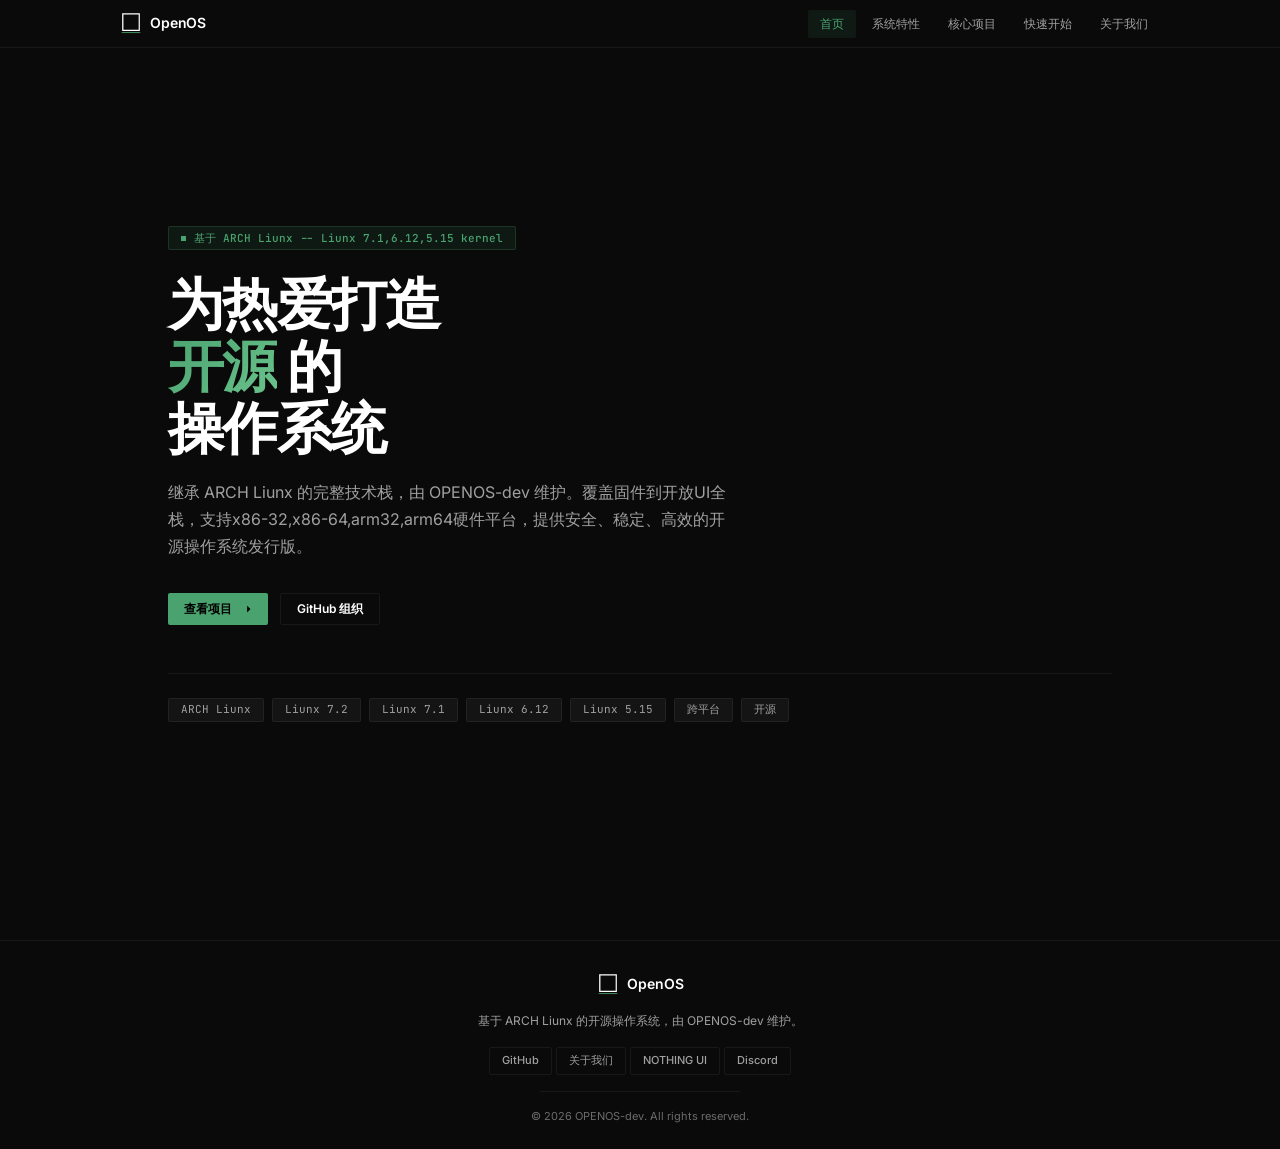
<file: index.html>
<!DOCTYPE html>
<html lang="zh-CN">
<head>
<meta charset="UTF-8">
<meta name="viewport" content="width=device-width, initial-scale=1.0">
<meta name="description" content="OpenOS - 基于 ARCH Liunx 的开源操作系统，由 OPENOS-dev 维护">
<title>OpenOS - 开源操作系统</title>
<link rel="icon" type="image/svg+xml" href="openos-logo.svg">
<link rel="preconnect" href="https://fonts.googleapis.com">
<link rel="preconnect" href="https://fonts.gstatic.com" crossorigin>
<link href="https://fonts.googleapis.com/css2?family=Inter:wght@400;500;600;700&family=JetBrains+Mono:wght@400;500;700&display=swap" rel="stylesheet">
<link rel="stylesheet" href="css/styles.css">
</head>
<body>

<nav>
  <div class="nav-inner">
    <a href="index.html" class="nav-logo">
      <img class="nav-logo-icon" src="openos-logo.svg" alt="OpenOS">
      OpenOS
    </a>
    <button class="nav-toggle" aria-label="菜单" id="navToggle">
      <span></span>
      <span></span>
      <span></span>
    </button>
    <ul class="nav-links" id="navLinks">
      <li><a href="index.html" class="active">首页</a></li>
      <li><a href="features.html">系统特性</a></li>
      <li><a href="projects.html">核心项目</a></li>
      <li><a href="build.html">快速开始</a></li>
      <li><a href="about.html">关于我们</a></li>
    </ul>
  </div>
</nav>

<section class="hero">
  <div class="hero-tag fade-in">
    <span class="hero-tag-dot"></span>
    基于 ARCH Liunx -- Liunx 7.1,6.12,5.15 kernel
  </div>
  <h1 class="fade-in fade-in-delay-1">
    为热爱打造<br>
    <span class="gradient-text">开源</span> 的<br>
    操作系统
  </h1>
  <p class="fade-in fade-in-delay-2">
    继承 ARCH Liunx 的完整技术栈，由 OPENOS-dev 维护。覆盖固件到开放UI全栈，支持x86-32,x86-64,arm32,arm64硬件平台，提供安全、稳定、高效的开源操作系统发行版。
  </p>
  <div class="hero-actions fade-in fade-in-delay-3">
    <a href="projects.html" class="btn btn-primary">
      查看项目
      <svg width="12" height="12" viewBox="0 0 16 16" fill="currentColor" aria-hidden="true"><path d="M9.5 3.5L14 8l-4.5 4.5M14 8H2"/></svg>
    </a>
    <a href="https://github.com/OPENOS-dev" target="_blank" rel="noopener" class="btn btn-secondary">
      GitHub 组织
    </a>
  </div>
  <div class="hero-tech fade-in fade-in-delay-4">
    <span class="tech-badge">ARCH Liunx</span>
    <span class="tech-badge">Liunx 7.2</span>
    <span class="tech-badge">Liunx 7.1</span>
    <span class="tech-badge">Liunx 6.12</span>
    <span class="tech-badge">Liunx 5.15</span>
    <span class="tech-badge">跨平台</span>
    <span class="tech-badge">开源</span>
  </div>
</section>

<footer>
  <div class="footer-inner">
    <a href="index.html" class="footer-brand">
      <img class="footer-brand-icon" src="openos-logo.svg" alt="OpenOS">
      OpenOS
    </a>
    <p class="footer-tagline">基于 ARCH Liunx 的开源操作系统，由 OPENOS-dev 维护。</p>
    <div class="footer-links">
      <a href="https://github.com/OPENOS-dev" target="_blank" rel="noopener">GitHub</a>
      <a href="about.html">关于我们</a>
      <a href="https://github.com/OPENOS-dev/NOTHING-UI-1" target="_blank" rel="noopener">NOTHING UI</a>
      <a href="https://discord.gg/xj6VCg7Na" target="_blank" rel="noopener">Discord</a>
    </div>
    <div class="footer-divider"></div>
    <p class="footer-copy">© 2026 OPENOS-dev. All rights reserved.</p>
  </div>
</footer>

<script src="js/script.js"></script>
</body>
</html>
</file>
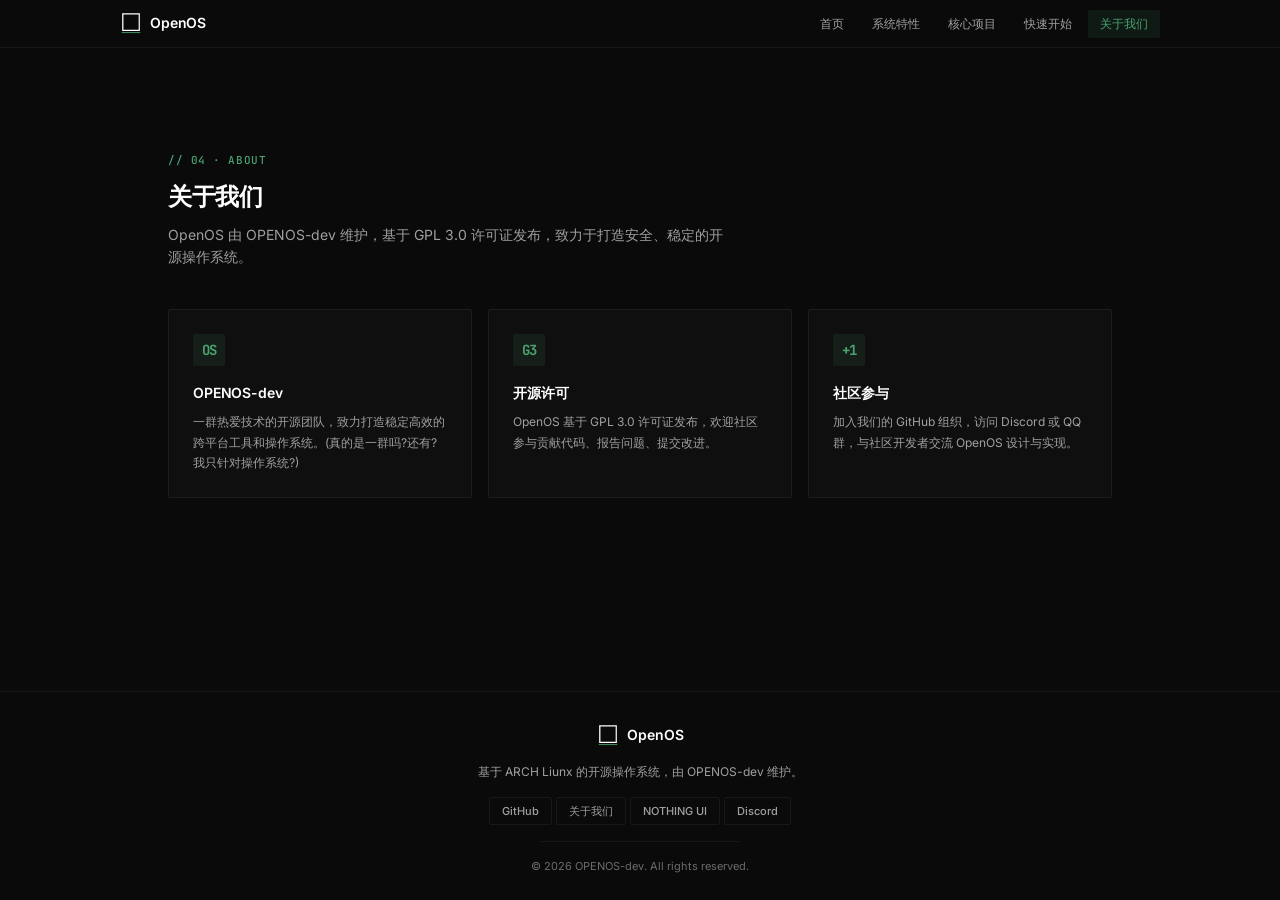
<file: about.html>
<!DOCTYPE html>
<html lang="zh-CN">
<head>
<meta charset="UTF-8">
<meta name="viewport" content="width=device-width, initial-scale=1.0">
<meta name="description" content="关于 OpenOS - OPENOS-dev 团队、GPL 3.0 许可证、社区参与">
<title>关于我们 - OpenOS</title>
<link rel="icon" type="image/svg+xml" href="openos-logo.svg">
<link rel="preconnect" href="https://fonts.googleapis.com">
<link rel="preconnect" href="https://fonts.gstatic.com" crossorigin>
<link href="https://fonts.googleapis.com/css2?family=Inter:wght@400;500;600;700&family=JetBrains+Mono:wght@400;500;700&display=swap" rel="stylesheet">
<link rel="stylesheet" href="css/styles.css">
</head>
<body>

<nav>
  <div class="nav-inner">
    <a href="index.html" class="nav-logo">
      <img class="nav-logo-icon" src="openos-logo.svg" alt="OpenOS">
      OpenOS
    </a>
    <button class="nav-toggle" aria-label="菜单" id="navToggle">
      <span></span>
      <span></span>
      <span></span>
    </button>
    <ul class="nav-links" id="navLinks">
      <li><a href="index.html">首页</a></li>
      <li><a href="features.html">系统特性</a></li>
      <li><a href="projects.html">核心项目</a></li>
      <li><a href="build.html">快速开始</a></li>
      <li><a href="about.html" class="active">关于我们</a></li>
    </ul>
  </div>
</nav>

<main class="page-content">
  <section>
    <div class="section-wrap">
      <div class="section-header">
        <span class="section-number">// 04 · About</span>
        <h2>关于我们</h2>
        <p>OpenOS 由 OPENOS-dev 维护，基于 GPL 3.0 许可证发布，致力于打造安全、稳定的开源操作系统。</p>
      </div>
      <div class="features-grid">
        <div class="feature-card">
          <div class="feature-card-icon">OS</div>
          <h3>OPENOS-dev</h3>
          <p>一群热爱技术的开源团队，致力打造稳定高效的跨平台工具和操作系统。(真的是一群吗?还有?我只针对操作系统?)</p>
        </div>
        <div class="feature-card">
          <div class="feature-card-icon">G3</div>
          <h3>开源许可</h3>
          <p>OpenOS 基于 GPL 3.0 许可证发布，欢迎社区参与贡献代码、报告问题、提交改进。</p>
        </div>
        <div class="feature-card">
          <div class="feature-card-icon">+1</div>
          <h3>社区参与</h3>
          <p>加入我们的 GitHub 组织，访问 Discord 或 QQ 群，与社区开发者交流 OpenOS 设计与实现。</p>
        </div>
      </div>
    </div>
  </section>
</main>

<footer>
  <div class="footer-inner">
    <a href="index.html" class="footer-brand">
      <img class="footer-brand-icon" src="openos-logo.svg" alt="OpenOS">
      OpenOS
    </a>
    <p class="footer-tagline">基于 ARCH Liunx 的开源操作系统，由 OPENOS-dev 维护。</p>
    <div class="footer-links">
      <a href="https://github.com/OPENOS-dev" target="_blank" rel="noopener">GitHub</a>
      <a href="about.html">关于我们</a>
      <a href="https://github.com/OPENOS-dev/NOTHING-UI-1" target="_blank" rel="noopener">NOTHING UI</a>
      <a href="https://discord.gg/xj6VCg7Na" target="_blank" rel="noopener">Discord</a>
    </div>
    <div class="footer-divider"></div>
    <p class="footer-copy">© 2026 OPENOS-dev. All rights reserved.</p>
  </div>
</footer>

<script src="js/script.js"></script>
</body>
</html>
</file>
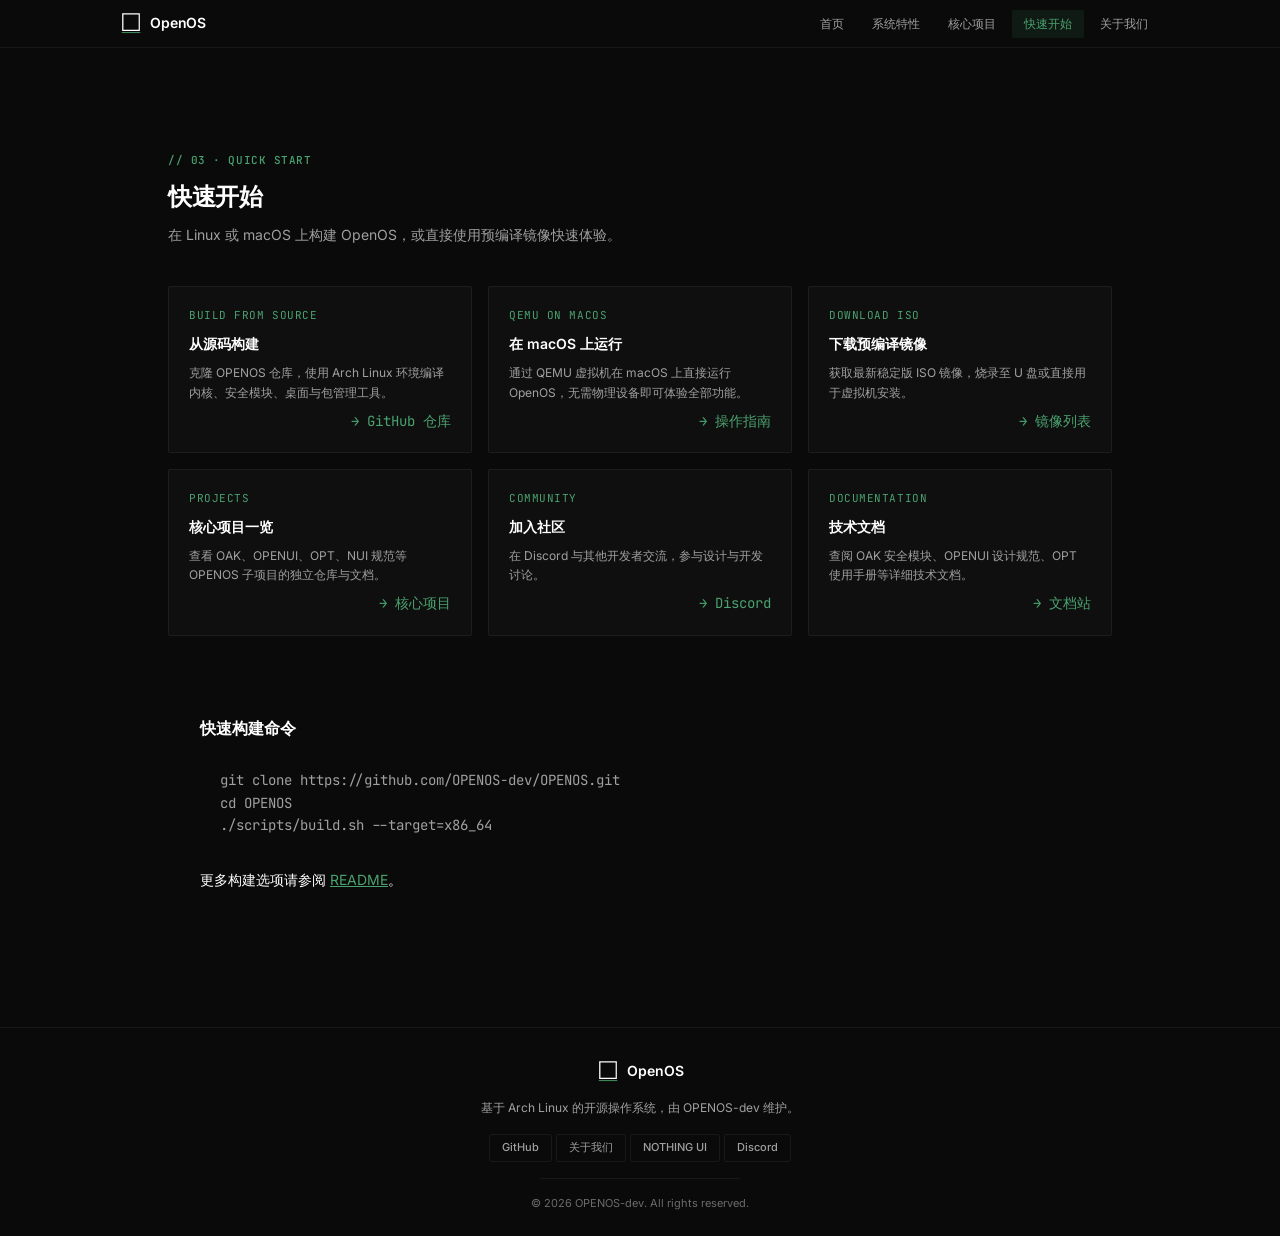
<file: build.html>
<!DOCTYPE html>
<html lang="zh-CN">
<head>
<meta charset="UTF-8">
<meta name="viewport" content="width=device-width, initial-scale=1.0">
<meta name="description" content="OpenOS 快速开始 - 构建指南、源码获取、QEMU 运行、镜像下载">
<title>快速开始 - OpenOS</title>
<link rel="icon" type="image/svg+xml" href="openos-logo.svg">
<link rel="preconnect" href="https://fonts.googleapis.com">
<link rel="preconnect" href="https://fonts.gstatic.com" crossorigin>
<link href="https://fonts.googleapis.com/css2?family=Inter:wght@400;500;600;700&family=JetBrains+Mono:wght@400;500;700&display=swap" rel="stylesheet">
<link rel="stylesheet" href="css/styles.css">
</head>
<body>

<nav>
  <div class="nav-inner">
    <a href="index.html" class="nav-logo">
      <img class="nav-logo-icon" src="openos-logo.svg" alt="OpenOS">
      OpenOS
    </a>
    <button class="nav-toggle" aria-label="菜单" id="navToggle">
      <span></span>
      <span></span>
      <span></span>
    </button>
    <ul class="nav-links" id="navLinks">
      <li><a href="index.html">首页</a></li>
      <li><a href="features.html">系统特性</a></li>
      <li><a href="projects.html">核心项目</a></li>
      <li><a href="build.html" class="active">快速开始</a></li>
      <li><a href="about.html">关于我们</a></li>
    </ul>
  </div>
</nav>

<main class="page-content">
  <section>
    <div class="section-wrap">
      <div class="section-header">
        <span class="section-number">// 03 · Quick Start</span>
        <h2>快速开始</h2>
        <p>在 Linux 或 macOS 上构建 OpenOS，或直接使用预编译镜像快速体验。</p>
      </div>

      <div class="entries-grid">

        <!-- 卡片 1：从源码构建 -->
        <a href="https://github.com/OPENOS-dev/OPENOS" target="_blank" rel="noopener" class="entry-card">
          <span class="entry-card-label">Build from Source</span>
          <h4>从源码构建</h4>
          <p>克隆 OPENOS 仓库，使用 Arch Linux 环境编译内核、安全模块、桌面与包管理工具。</p>
          <span class="entry-arrow">→ GitHub 仓库</span>
        </a>

        <!-- 卡片 2：QEMU 体验 -->
        <a href="#" target="_blank" rel="noopener" class="entry-card">
          <span class="entry-card-label">QEMU on macOS</span>
          <h4>在 macOS 上运行</h4>
          <p>通过 QEMU 虚拟机在 macOS 上直接运行 OpenOS，无需物理设备即可体验全部功能。</p>
          <span class="entry-arrow">→ 操作指南</span>
        </a>

        <!-- 卡片 3：下载镜像 -->
        <a href="#" target="_blank" rel="noopener" class="entry-card">
          <span class="entry-card-label">Download ISO</span>
          <h4>下载预编译镜像</h4>
          <p>获取最新稳定版 ISO 镜像，烧录至 U 盘或直接用于虚拟机安装。</p>
          <span class="entry-arrow">→ 镜像列表</span>
        </a>

        <!-- 卡片 4：核心项目 -->
        <a href="projects.html" class="entry-card">
          <span class="entry-card-label">Projects</span>
          <h4>核心项目一览</h4>
          <p>查看 OAK、OPENUI、OPT、NUI 规范等 OPENOS 子项目的独立仓库与文档。</p>
          <span class="entry-arrow">→ 核心项目</span>
        </a>

        <!-- 卡片 5：Discord 社区 -->
        <a href="https://discord.gg/xj6VCg7Na" target="_blank" rel="noopener" class="entry-card">
          <span class="entry-card-label">Community</span>
          <h4>加入社区</h4>
          <p>在 Discord 与其他开发者交流，参与设计与开发讨论。</p>
          <span class="entry-arrow">→ Discord</span>
        </a>

        <!-- 卡片 6：技术文档 -->
        <a href="#" target="_blank" rel="noopener" class="entry-card">
          <span class="entry-card-label">Documentation</span>
          <h4>技术文档</h4>
          <p>查阅 OAK 安全模块、OPENUI 设计规范、OPT 使用手册等详细技术文档。</p>
          <span class="entry-arrow">→ 文档站</span>
        </a>

      </div>

      <!-- 简短的快速指令区域 -->
      <div style="margin-top: 48px; background: var(--card-bg); border-radius: 16px; padding: 32px; border: 1px solid var(--border-color);">
        <h3 style="font-size: 16px; font-weight: 600; margin-bottom: 12px;">快速构建命令</h3>
        <div style="background: var(--code-bg); padding: 16px 20px; border-radius: 10px; font-family: 'JetBrains Mono', monospace; font-size: 14px; overflow-x: auto; color: var(--text-secondary);">
          git clone https://github.com/OPENOS-dev/OPENOS.git<br>
          cd OPENOS<br>
          ./scripts/build.sh --target=x86_64
        </div>
        <p style="margin-top: 16px; font-size: 14px; color: var(--text-muted);">更多构建选项请参阅 <a href="https://github.com/OPENOS-dev/OPENOS/blob/main/README.md" target="_blank" rel="noopener" style="color: var(--accent);">README</a>。</p>
      </div>

    </div>
  </section>
</main>

<footer>
  <div class="footer-inner">
    <a href="index.html" class="footer-brand">
      <img class="footer-brand-icon" src="openos-logo.svg" alt="OpenOS">
      OpenOS
    </a>
    <p class="footer-tagline">基于 Arch Linux 的开源操作系统，由 OPENOS-dev 维护。</p>
    <div class="footer-links">
      <a href="https://github.com/OPENOS-dev" target="_blank" rel="noopener">GitHub</a>
      <a href="about.html">关于我们</a>
      <a href="https://github.com/OPENOS-dev/NOTHING-UI-1" target="_blank" rel="noopener">NOTHING UI</a>
      <a href="https://discord.gg/xj6VCg7Na" target="_blank" rel="noopener">Discord</a>
    </div>
    <div class="footer-divider"></div>
    <p class="footer-copy">© 2026 OPENOS-dev. All rights reserved.</p>
  </div>
</footer>

<script src="js/script.js"></script>
</body>
</html>
</file>
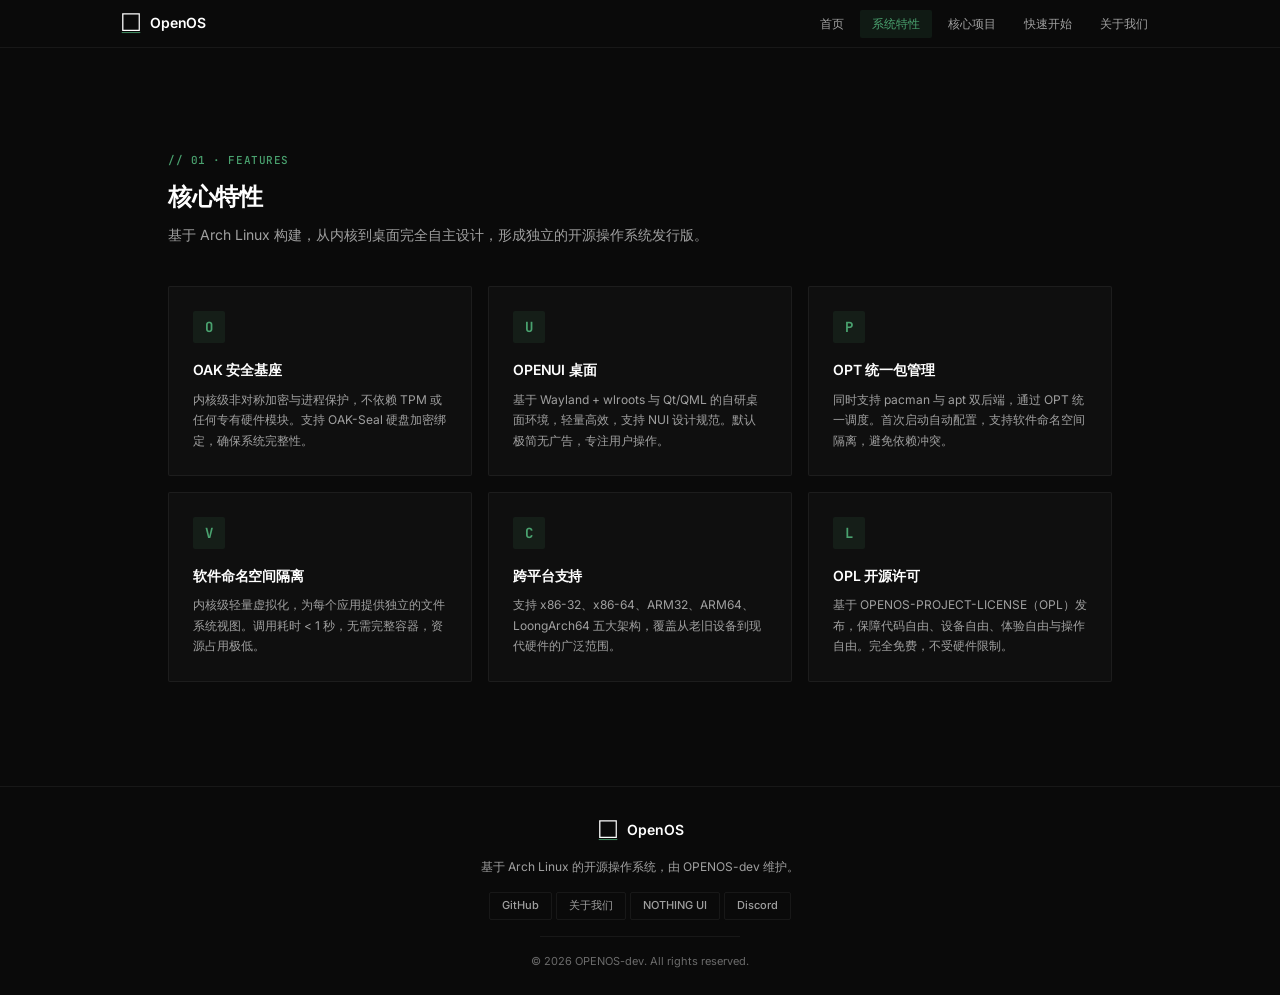
<file: features.html>
<!DOCTYPE html>
<html lang="zh-CN">
<head>
<meta charset="UTF-8">
<meta name="viewport" content="width=device-width, initial-scale=1.0">
<meta name="description" content="OpenOS 系统特性 - OAK 安全基座、OPENUI 桌面、双包管理、软件命名空间隔离、跨平台支持">
<title>系统特性 - OpenOS</title>
<link rel="icon" type="image/svg+xml" href="openos-logo.svg">
<link rel="preconnect" href="https://fonts.googleapis.com">
<link rel="preconnect" href="https://fonts.gstatic.com" crossorigin>
<link href="https://fonts.googleapis.com/css2?family=Inter:wght@400;500;600;700&family=JetBrains+Mono:wght@400;500;700&display=swap" rel="stylesheet">
<link rel="stylesheet" href="css/styles.css">
</head>
<body>

<nav>
  <div class="nav-inner">
    <a href="index.html" class="nav-logo">
      <img class="nav-logo-icon" src="openos-logo.svg" alt="OpenOS">
      OpenOS
    </a>
    <button class="nav-toggle" aria-label="菜单" id="navToggle">
      <span></span>
      <span></span>
      <span></span>
    </button>
    <ul class="nav-links" id="navLinks">
      <li><a href="index.html">首页</a></li>
      <li><a href="features.html" class="active">系统特性</a></li>
      <li><a href="projects.html">核心项目</a></li>
      <li><a href="build.html">快速开始</a></li>
      <li><a href="about.html">关于我们</a></li>
    </ul>
  </div>
</nav>

<main class="page-content">
  <section>
    <div class="section-wrap">
      <div class="section-header">
        <span class="section-number">// 01 · Features</span>
        <h2>核心特性</h2>
        <p>基于 Arch Linux 构建，从内核到桌面完全自主设计，形成独立的开源操作系统发行版。</p>
      </div>
      <div class="features-grid">

        <div class="feature-card">
          <div class="feature-card-icon">O</div>
          <h3>OAK 安全基座</h3>
          <p>内核级非对称加密与进程保护，不依赖 TPM 或任何专有硬件模块。支持 OAK-Seal 硬盘加密绑定，确保系统完整性。</p>
        </div>

        <div class="feature-card">
          <div class="feature-card-icon">U</div>
          <h3>OPENUI 桌面</h3>
          <p>基于 Wayland + wlroots 与 Qt/QML 的自研桌面环境，轻量高效，支持 NUI 设计规范。默认极简无广告，专注用户操作。</p>
        </div>

        <div class="feature-card">
          <div class="feature-card-icon">P</div>
          <h3>OPT 统一包管理</h3>
          <p>同时支持 pacman 与 apt 双后端，通过 OPT 统一调度。首次启动自动配置，支持软件命名空间隔离，避免依赖冲突。</p>
        </div>

        <div class="feature-card">
          <div class="feature-card-icon">V</div>
          <h3>软件命名空间隔离</h3>
          <p>内核级轻量虚拟化，为每个应用提供独立的文件系统视图。调用耗时 &lt; 1 秒，无需完整容器，资源占用极低。</p>
        </div>

        <div class="feature-card">
          <div class="feature-card-icon">C</div>
          <h3>跨平台支持</h3>
          <p>支持 x86-32、x86-64、ARM32、ARM64、LoongArch64 五大架构，覆盖从老旧设备到现代硬件的广泛范围。</p>
        </div>

        <div class="feature-card">
          <div class="feature-card-icon">L</div>
          <h3>OPL 开源许可</h3>
          <p>基于 OPENOS-PROJECT-LICENSE（OPL）发布，保障代码自由、设备自由、体验自由与操作自由。完全免费，不受硬件限制。</p>
        </div>

      </div>
    </div>
  </section>
</main>

<footer>
  <div class="footer-inner">
    <a href="index.html" class="footer-brand">
      <img class="footer-brand-icon" src="openos-logo.svg" alt="OpenOS">
      OpenOS
    </a>
    <p class="footer-tagline">基于 Arch Linux 的开源操作系统，由 OPENOS-dev 维护。</p>
    <div class="footer-links">
      <a href="https://github.com/OPENOS-dev" target="_blank" rel="noopener">GitHub</a>
      <a href="about.html">关于我们</a>
      <a href="https://github.com/OPENOS-dev/NOTHING-UI-1" target="_blank" rel="noopener">NOTHING UI</a>
      <a href="https://discord.gg/xj6VCg7Na" target="_blank" rel="noopener">Discord</a>
    </div>
    <div class="footer-divider"></div>
    <p class="footer-copy">© 2026 OPENOS-dev. All rights reserved.</p>
  </div>
</footer>

<script src="js/script.js"></script>
</body>
</html>
</file>
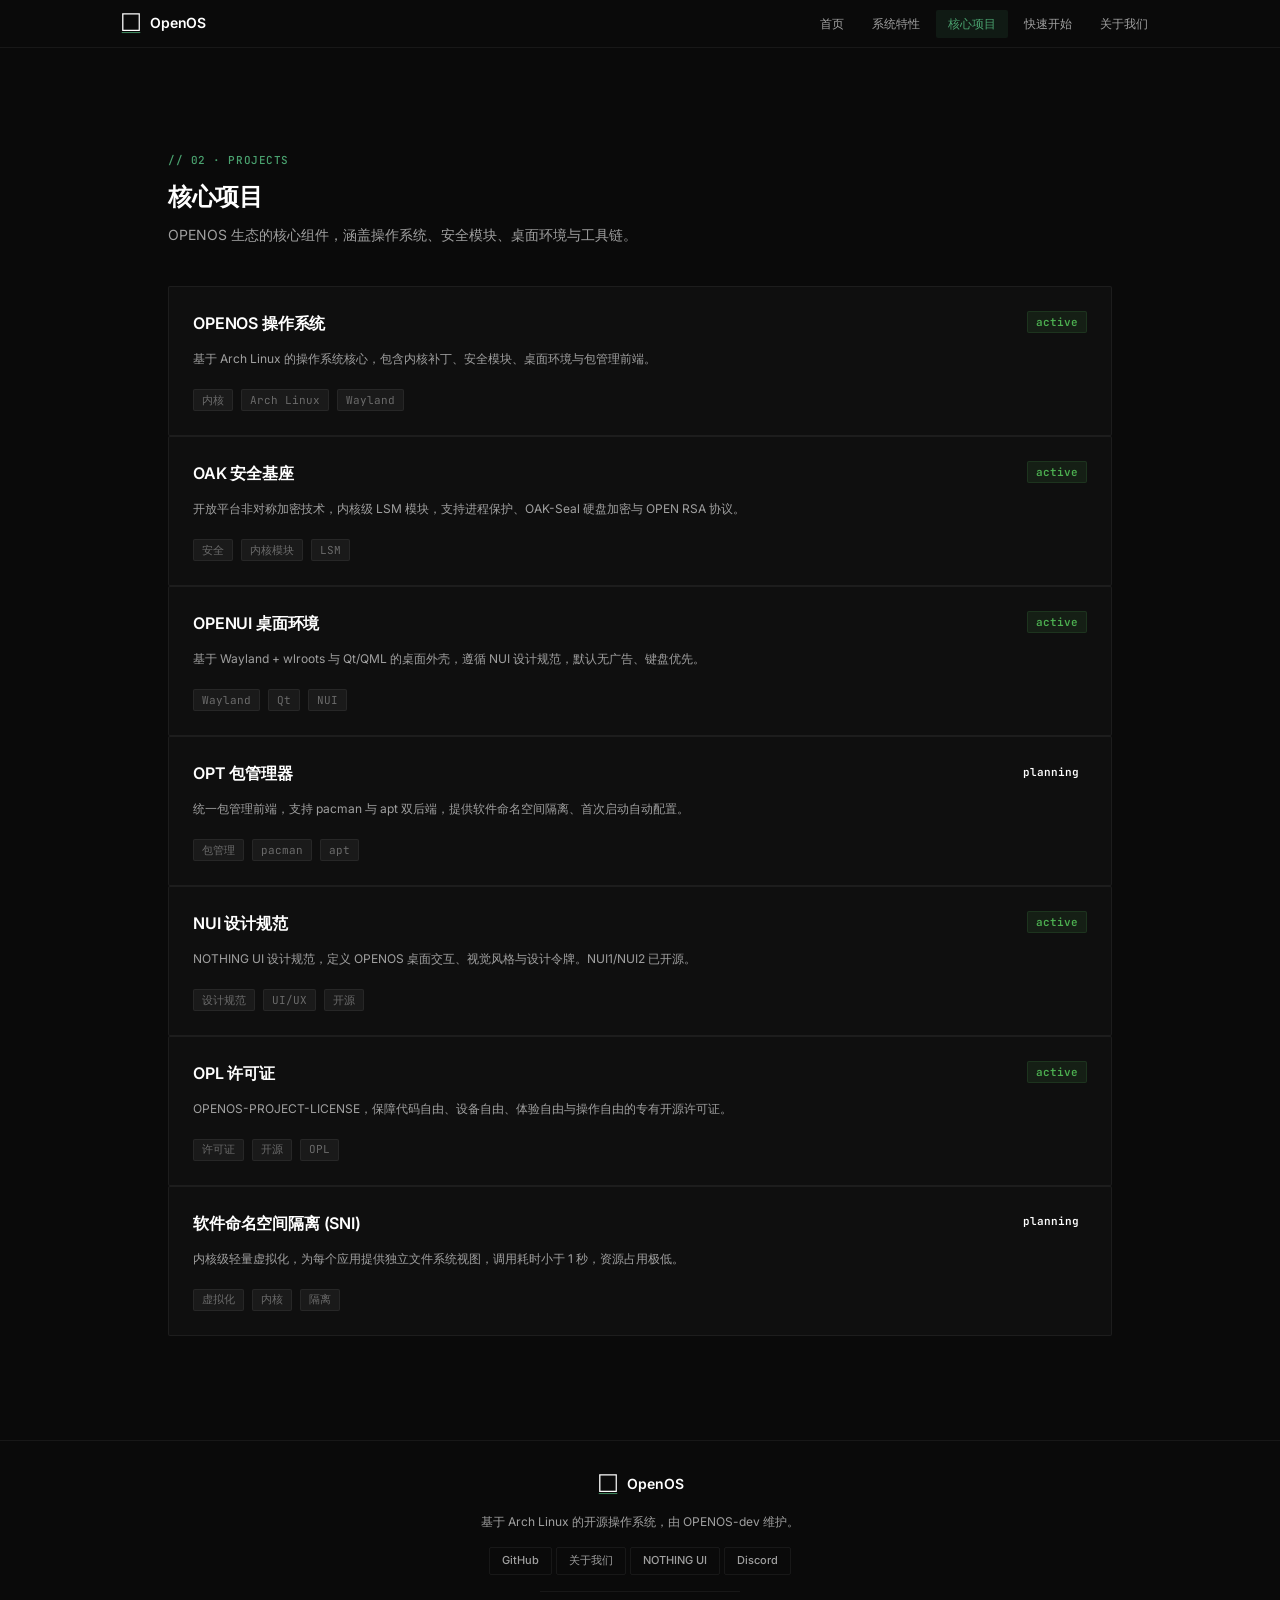
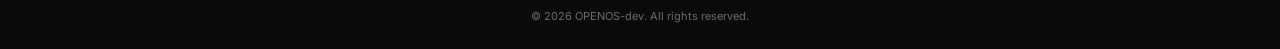
<file: projects.html>
<!DOCTYPE html>
<html lang="zh-CN">
<head>
<meta charset="UTF-8">
<meta name="viewport" content="width=device-width, initial-scale=1.0">
<meta name="description" content="OpenOS 核心项目 - OPENOS 操作系统、OAK 安全模块、OPENUI 桌面、OPT 包管理器、NUI 设计规范、OPL 许可证">
<title>核心项目 - OpenOS</title>
<link rel="icon" type="image/svg+xml" href="openos-logo.svg">
<link rel="preconnect" href="https://fonts.googleapis.com">
<link rel="preconnect" href="https://fonts.gstatic.com" crossorigin>
<link href="https://fonts.googleapis.com/css2?family=Inter:wght@400;500;600;700&family=JetBrains+Mono:wght@400;500;700&display=swap" rel="stylesheet">
<link rel="stylesheet" href="css/styles.css">
</head>
<body>

<nav>
  <div class="nav-inner">
    <a href="index.html" class="nav-logo">
      <img class="nav-logo-icon" src="openos-logo.svg" alt="OpenOS">
      OpenOS
    </a>
    <button class="nav-toggle" aria-label="菜单" id="navToggle">
      <span></span>
      <span></span>
      <span></span>
    </button>
    <ul class="nav-links" id="navLinks">
      <li><a href="index.html">首页</a></li>
      <li><a href="features.html">系统特性</a></li>
      <li><a href="projects.html" class="active">核心项目</a></li>
      <li><a href="build.html">快速开始</a></li>
      <li><a href="about.html">关于我们</a></li>
    </ul>
  </div>
</nav>

<main class="page-content">
  <section>
    <div class="section-wrap">
      <div class="section-header">
        <span class="section-number">// 02 · Projects</span>
        <h2>核心项目</h2>
        <p>OPENOS 生态的核心组件，涵盖操作系统、安全模块、桌面环境与工具链。</p>
      </div>

      <!-- 项目列表 -->
      <div class="projects-list">

        <!-- OPENOS 核心 -->
        <div class="project-card">
          <div class="project-card-header">
            <h3>OPENOS 操作系统</h3>
            <span class="project-status status-active">active</span>
          </div>
          <p>基于 Arch Linux 的操作系统核心，包含内核补丁、安全模块、桌面环境与包管理前端。</p>
          <div class="project-card-tags">
            <span class="project-tag">内核</span>
            <span class="project-tag">Arch Linux</span>
            <span class="project-tag">Wayland</span>
          </div>
        </div>

        <!-- OAK -->
        <div class="project-card">
          <div class="project-card-header">
            <h3>OAK 安全基座</h3>
            <span class="project-status status-active">active</span>
          </div>
          <p>开放平台非对称加密技术，内核级 LSM 模块，支持进程保护、OAK-Seal 硬盘加密与 OPEN RSA 协议。</p>
          <div class="project-card-tags">
            <span class="project-tag">安全</span>
            <span class="project-tag">内核模块</span>
            <span class="project-tag">LSM</span>
          </div>
        </div>

        <!-- OPENUI -->
        <div class="project-card">
          <div class="project-card-header">
            <h3>OPENUI 桌面环境</h3>
            <span class="project-status status-active">active</span>
          </div>
          <p>基于 Wayland + wlroots 与 Qt/QML 的桌面外壳，遵循 NUI 设计规范，默认无广告、键盘优先。</p>
          <div class="project-card-tags">
            <span class="project-tag">Wayland</span>
            <span class="project-tag">Qt</span>
            <span class="project-tag">NUI</span>
          </div>
        </div>

        <!-- OPT -->
        <div class="project-card">
          <div class="project-card-header">
            <h3>OPT 包管理器</h3>
            <span class="project-status status-planning">planning</span>
          </div>
          <p>统一包管理前端，支持 pacman 与 apt 双后端，提供软件命名空间隔离、首次启动自动配置。</p>
          <div class="project-card-tags">
            <span class="project-tag">包管理</span>
            <span class="project-tag">pacman</span>
            <span class="project-tag">apt</span>
          </div>
        </div>

        <!-- NUI 规范 -->
        <div class="project-card">
          <div class="project-card-header">
            <h3>NUI 设计规范</h3>
            <span class="project-status status-active">active</span>
          </div>
          <p>NOTHING UI 设计规范，定义 OPENOS 桌面交互、视觉风格与设计令牌。NUI1/NUI2 已开源。</p>
          <div class="project-card-tags">
            <span class="project-tag">设计规范</span>
            <span class="project-tag">UI/UX</span>
            <span class="project-tag">开源</span>
          </div>
        </div>

        <!-- OPL -->
        <div class="project-card">
          <div class="project-card-header">
            <h3>OPL 许可证</h3>
            <span class="project-status status-active">active</span>
          </div>
          <p>OPENOS-PROJECT-LICENSE，保障代码自由、设备自由、体验自由与操作自由的专有开源许可证。</p>
          <div class="project-card-tags">
            <span class="project-tag">许可证</span>
            <span class="project-tag">开源</span>
            <span class="project-tag">OPL</span>
          </div>
        </div>

        <!-- 软件命名空间隔离 -->
        <div class="project-card">
          <div class="project-card-header">
            <h3>软件命名空间隔离 (SNI)</h3>
            <span class="project-status status-planning">planning</span>
          </div>
          <p>内核级轻量虚拟化，为每个应用提供独立文件系统视图，调用耗时小于 1 秒，资源占用极低。</p>
          <div class="project-card-tags">
            <span class="project-tag">虚拟化</span>
            <span class="project-tag">内核</span>
            <span class="project-tag">隔离</span>
          </div>
        </div>

      </div>
    </div>
  </section>
</main>

<footer>
  <div class="footer-inner">
    <a href="index.html" class="footer-brand">
      <img class="footer-brand-icon" src="openos-logo.svg" alt="OpenOS">
      OpenOS
    </a>
    <p class="footer-tagline">基于 Arch Linux 的开源操作系统，由 OPENOS-dev 维护。</p>
    <div class="footer-links">
      <a href="https://github.com/OPENOS-dev" target="_blank" rel="noopener">GitHub</a>
      <a href="about.html">关于我们</a>
      <a href="https://github.com/OPENOS-dev/NOTHING-UI-1" target="_blank" rel="noopener">NOTHING UI</a>
      <a href="https://discord.gg/xj6VCg7Na" target="_blank" rel="noopener">Discord</a>
    </div>
    <div class="footer-divider"></div>
    <p class="footer-copy">© 2026 OPENOS-dev. All rights reserved.</p>
  </div>
</footer>

<script src="js/script.js"></script>
</body>
</html>
</file>
<file: css/styles.css>
/* ========================================
   NOTHING UI Design System
   Based on NOTHING-UI-1 Design Spec
   ======================================== */

/* ─── Design Tokens ─── */
:root {
  /* Surface layers (0 → 5, darkest → lightest) */
  --surface-0: #0A0A0A;
  --surface-1: #0F0F0F;
  --surface-2: #141414;
  --surface-3: #1A1A1A;
  --surface-4: #1F1F1F;
  --surface-5: #252525;

  /* Text hierarchy */
  --text-primary: #FFFFFF;
  --text-secondary: #A0A0A0;
  --text-tertiary: #6B6B6B;

  /* Accent — Green */
  --accent: #4AA26F;
  --accent-hover: #3D8F5F;
  --accent-bright: #6BC48D;
  --accent-muted: rgba(74, 162, 111, 0.10);
  --accent-muted-hover: rgba(74, 162, 111, 0.16);

  /* Status */
  --status-active: #4CAF50;
  --status-active-bg: rgba(76, 175, 80, 0.10);
  --status-warning: #FFC107;
  --status-warning-bg: rgba(255, 193, 7, 0.10);
  --status-error: #F44336;
  --status-error-bg: rgba(244, 67, 54, 0.10);

  /* Borders */
  --border: rgba(255, 255, 255, 0.06);
  --border-hover: rgba(255, 255, 255, 0.12);
  --border-accent: rgba(74, 162, 111, 0.20);

  /* Spacing — 4px base grid */
  --space-1: 4px;
  --space-2: 8px;
  --space-3: 12px;
  --space-4: 16px;
  --space-5: 20px;
  --space-6: 24px;
  --space-8: 32px;
  --space-10: 40px;
  --space-12: 48px;
  --space-16: 64px;

  /* Shape — ultra-minimal */
  --radius: 2px;

  /* Typography */
  --font-sans: 'Inter', -apple-system, BlinkMacSystemFont, 'SF Pro Text', 'Segoe UI', 'PingFang SC', 'Microsoft YaHei', sans-serif;
  --font-mono: 'JetBrains Mono', 'SF Mono', 'Fira Code', 'Cascadia Code', monospace;

  /* Type scale */
  --text-xs: 11px;
  --text-sm: 12px;
  --text-base: 13px;
  --text-md: 14px;
  --text-lg: 16px;
  --text-xl: 18px;
  --text-2xl: 20px;
  --text-3xl: 24px;

  /* Shadows — hard, layered */
  --shadow-sm: 0 1px 0 rgba(0, 0, 0, 0.4);
  --shadow-md: 0 2px 0 rgba(0, 0, 0, 0.3), 0 4px 8px rgba(0, 0, 0, 0.4);
  --shadow-lg: 0 2px 0 rgba(0, 0, 0, 0.25), 0 8px 16px rgba(0, 0, 0, 0.5);

  /* Motion */
  --ease-standard: cubic-bezier(0.2, 0, 0, 1);
  --ease-emphasized: cubic-bezier(0.05, 0.7, 0.1, 1);
  --duration-fast: 150ms;
  --duration-normal: 200ms;

  /* Layout */
  --nav-height: 48px;
  --max-width: 1040px;
}

/* ─── Reset ─── */
*, *::before, *::after {
  margin: 0;
  padding: 0;
  box-sizing: border-box;
}

html {
  scroll-behavior: smooth;
  scrollbar-width: thin;
  scrollbar-color: var(--text-tertiary) var(--surface-0);
}

::-webkit-scrollbar { width: 4px; }
::-webkit-scrollbar-track { background: var(--surface-0); }
::-webkit-scrollbar-thumb { background: var(--text-tertiary); border-radius: 0; }

body {
  font-family: var(--font-sans);
  background: var(--surface-0);
  color: var(--text-primary);
  font-size: var(--text-base);
  line-height: 1.6;
  overflow-x: hidden;
  -webkit-font-smoothing: antialiased;
  -moz-osx-font-smoothing: grayscale;
  min-height: 100vh;
  display: flex;
  flex-direction: column;
}

@media (prefers-reduced-motion: reduce) {
  *, *::before, *::after {
    animation-duration: 0.01ms !important;
    animation-iteration-count: 1 !important;
    transition-duration: 0.01ms !important;
  }
}

/* ─── Focus ─── */
:focus-visible {
  outline: 2px solid var(--accent);
  outline-offset: -2px;
  border-radius: var(--radius);
}

/* ─── Selection ─── */
::selection {
  background: var(--accent-muted);
  color: var(--accent);
}

/* =========================================
   Navigation
   ========================================= */
nav {
  position: fixed;
  top: 0;
  left: 0;
  right: 0;
  z-index: 1000;
  height: var(--nav-height);
  background: var(--surface-0);
  border-bottom: 1px solid var(--border);
  display: flex;
  align-items: center;
  justify-content: center;
  padding: 0 var(--space-6);
}

.nav-inner {
  max-width: var(--max-width);
  width: 100%;
  display: flex;
  align-items: center;
  justify-content: space-between;
  gap: var(--space-8);
}

.nav-logo {
  display: flex;
  align-items: center;
  gap: var(--space-2);
  text-decoration: none;
  color: var(--text-primary);
  font-weight: 600;
  font-size: var(--text-md);
  letter-spacing: -0.01em;
}

.nav-logo-icon {
  width: 22px;
  height: 22px;
  border-radius: var(--radius);
  object-fit: cover;
  flex-shrink: 0;
}

.nav-links {
  display: flex;
  gap: var(--space-1);
  list-style: none;
}

.nav-links a {
  display: inline-flex;
  align-items: center;
  height: 28px;
  padding: 0 var(--space-3);
  text-decoration: none;
  color: var(--text-secondary);
  font-size: var(--text-sm);
  font-weight: 500;
  border-radius: var(--radius);
  transition: color var(--duration-fast) var(--ease-standard),
              background var(--duration-fast) var(--ease-standard);
}

.nav-links a:hover {
  color: var(--text-primary);
  background: var(--surface-3);
}

.nav-links a.active {
  color: var(--accent);
  background: var(--accent-muted);
}

/* Hamburger */
.nav-toggle {
  display: none;
  flex-direction: column;
  gap: 4px;
  background: none;
  border: none;
  cursor: pointer;
  padding: var(--space-2);
  border-radius: var(--radius);
  min-width: 44px;
  min-height: 44px;
  align-items: center;
  justify-content: center;
}

.nav-toggle span {
  width: 18px;
  height: 2px;
  background: var(--text-secondary);
  border-radius: 0;
  transition: transform var(--duration-fast) var(--ease-standard),
              opacity var(--duration-fast) var(--ease-standard);
}

.nav-toggle.active span:nth-child(1) {
  transform: rotate(45deg) translate(4px, 4px);
}
.nav-toggle.active span:nth-child(2) { opacity: 0; }
.nav-toggle.active span:nth-child(3) {
  transform: rotate(-45deg) translate(4px, -4px);
}

/* =========================================
   Hero (Home page)
   ========================================= */
.hero {
  min-height: 100vh;
  display: flex;
  flex-direction: column;
  justify-content: center;
  padding: calc(var(--nav-height) + var(--space-16)) var(--space-12) var(--space-16);
  position: relative;
  max-width: var(--max-width);
  margin: 0 auto;
  width: 100%;
}

.hero-tag {
  display: inline-flex;
  align-items: center;
  gap: var(--space-2);
  height: 24px;
  padding: 0 var(--space-3);
  background: var(--accent-muted);
  border: 1px solid var(--border-accent);
  border-radius: var(--radius);
  font-family: var(--font-mono);
  font-size: var(--text-xs);
  color: var(--accent);
  font-weight: 500;
  margin-bottom: var(--space-6);
  width: fit-content;
}

.hero-tag-dot {
  width: 5px;
  height: 5px;
  background: var(--accent);
  border-radius: 0;
  display: inline-block;
}

.hero h1 {
  font-size: clamp(36px, 6vw, 56px);
  font-weight: 700;
  line-height: 1.1;
  letter-spacing: -0.03em;
  margin-bottom: var(--space-5);
  color: var(--text-primary);
}

.hero h1 .gradient-text {
  background: linear-gradient(135deg, var(--accent), var(--accent-bright));
  -webkit-background-clip: text;
  -webkit-text-fill-color: transparent;
  background-clip: text;
}

.hero p {
  font-size: var(--text-lg);
  color: var(--text-secondary);
  max-width: 560px;
  margin-bottom: var(--space-8);
  line-height: 1.7;
}

/* ─── Buttons ─── */
.hero-actions {
  display: flex;
  gap: var(--space-3);
  flex-wrap: wrap;
}

.btn {
  display: inline-flex;
  align-items: center;
  justify-content: center;
  gap: var(--space-2);
  height: 32px;
  padding: 0 var(--space-4);
  border-radius: var(--radius);
  font-size: var(--text-sm);
  font-weight: 600;
  text-decoration: none;
  cursor: pointer;
  border: none;
  font-family: var(--font-sans);
  transition: all var(--duration-fast) var(--ease-standard);
  white-space: nowrap;
}

.btn-primary {
  background: var(--accent);
  color: #000;
}

.btn-primary:hover {
  background: var(--accent-hover);
}

.btn-secondary {
  background: transparent;
  color: var(--text-primary);
  border: 1px solid var(--border);
}

.btn-secondary:hover {
  background: var(--surface-3);
  border-color: var(--border-hover);
}

/* ─── Tech Badges ─── */
.hero-tech {
  display: flex;
  gap: var(--space-2);
  flex-wrap: wrap;
  margin-top: var(--space-12);
  padding-top: var(--space-6);
  border-top: 1px solid var(--border);
}

.tech-badge {
  height: 24px;
  padding: 0 var(--space-3);
  background: var(--surface-2);
  border: 1px solid var(--border);
  border-radius: var(--radius);
  font-family: var(--font-mono);
  font-size: var(--text-xs);
  color: var(--text-secondary);
  display: inline-flex;
  align-items: center;
  transition: all var(--duration-fast) var(--ease-standard);
}

.tech-badge:hover {
  color: var(--accent);
  border-color: var(--border-accent);
  background: var(--accent-muted);
}

/* =========================================
   Sections
   ========================================= */
main {
  flex: 1;
  display: flex;
  flex-direction: column;
}

section {
  padding: var(--space-16) 0;
}

.page-content {
  padding: calc(var(--nav-height) + var(--space-10)) var(--space-12) 0;
}

.section-wrap {
  max-width: var(--max-width);
  margin: 0 auto;
  padding: 0 var(--space-12);
}

.section-header {
  margin-bottom: var(--space-10);
}

.section-number {
  display: block;
  font-family: var(--font-mono);
  font-size: var(--text-xs);
  color: var(--accent);
  font-weight: 500;
  letter-spacing: 0.05em;
  margin-bottom: var(--space-2);
  text-transform: uppercase;
}

.section-header h2 {
  font-size: var(--text-3xl);
  font-weight: 700;
  margin-bottom: var(--space-2);
  letter-spacing: -0.02em;
}

.section-header p {
  color: var(--text-secondary);
  font-size: var(--text-md);
  max-width: 560px;
}

/* Features Grid */
.features-grid {
  display: grid;
  grid-template-columns: repeat(auto-fit, minmax(280px, 1fr));
  gap: var(--space-4);
}

.feature-card {
  background: var(--surface-1);
  border: 1px solid var(--border);
  border-radius: var(--radius);
  padding: var(--space-6);
  transition: background var(--duration-fast) var(--ease-standard),
              border-color var(--duration-fast) var(--ease-standard);
}

.js-ready .feature-card {
  opacity: 0;
  transform: translateY(12px);
}

.js-ready .feature-card.visible {
  opacity: 1;
  transform: translateY(0);
}

.feature-card:hover {
  background: var(--surface-2);
  border-color: var(--border-hover);
}

.feature-card-icon {
  width: 32px;
  height: 32px;
  border-radius: var(--radius);
  background: var(--accent-muted);
  display: flex;
  align-items: center;
  justify-content: center;
  margin-bottom: var(--space-4);
  color: var(--accent);
  font-size: 14px;
  font-family: var(--font-mono);
  font-weight: 700;
  letter-spacing: -0.5px;
}

.feature-card h3 {
  font-size: var(--text-md);
  font-weight: 600;
  margin-bottom: var(--space-2);
  letter-spacing: -0.01em;
}

.feature-card p {
  color: var(--text-secondary);
  font-size: var(--text-sm);
  line-height: 1.7;
}

/* Project Cards (with status) */
.projects-grid {
  display: grid;
  grid-template-columns: repeat(auto-fit, minmax(300px, 1fr));
  gap: var(--space-4);
}

.project-card {
  background: var(--surface-1);
  border: 1px solid var(--border);
  border-radius: var(--radius);
  padding: var(--space-6);
  transition: all var(--duration-fast) var(--ease-standard);
}

.js-ready .project-card {
  opacity: 0;
  transform: translateY(12px);
}

.js-ready .project-card.visible {
  opacity: 1;
  transform: translateY(0);
}

.project-card:hover {
  background: var(--surface-2);
  border-color: var(--border-hover);
}

.project-card-header {
  display: flex;
  align-items: flex-start;
  justify-content: space-between;
  margin-bottom: var(--space-3);
  gap: var(--space-3);
}

.project-card h3 {
  font-size: var(--text-lg);
  font-weight: 600;
  letter-spacing: -0.01em;
}

.project-status {
  display: inline-flex;
  align-items: center;
  gap: 5px;
  height: 22px;
  padding: 0 var(--space-2);
  border-radius: var(--radius);
  font-size: var(--text-xs);
  font-weight: 600;
  white-space: nowrap;
  flex-shrink: 0;
  font-family: var(--font-mono);
}

.status-active {
  background: var(--status-active-bg);
  color: var(--status-active);
  border: 1px solid rgba(76, 175, 80, 0.15);
}

.status-warning {
  background: var(--status-warning-bg);
  color: var(--status-warning);
  border: 1px solid rgba(255, 193, 7, 0.15);
}

.project-card p {
  color: var(--text-secondary);
  font-size: var(--text-sm);
  line-height: 1.7;
  margin-bottom: var(--space-5);
}

.project-card-tags {
  display: flex;
  gap: var(--space-2);
  flex-wrap: wrap;
}

.project-tag {
  height: 22px;
  padding: 0 var(--space-2);
  background: var(--surface-3);
  border: 1px solid var(--border);
  border-radius: var(--radius);
  font-family: var(--font-mono);
  font-size: var(--text-xs);
  color: var(--text-tertiary);
  display: inline-flex;
  align-items: center;
}

/* Quick Links / Entries */
.entries-grid {
  display: grid;
  grid-template-columns: repeat(auto-fit, minmax(260px, 1fr));
  gap: var(--space-4);
}

.entry-card {
  background: var(--surface-1);
  border: 1px solid var(--border);
  border-radius: var(--radius);
  padding: var(--space-5);
  text-decoration: none;
  color: inherit;
  display: flex;
  flex-direction: column;
  gap: var(--space-2);
  transition: all var(--duration-fast) var(--ease-standard);
}

.js-ready .entry-card {
  opacity: 0;
  transform: translateY(12px);
}

.js-ready .entry-card.visible {
  opacity: 1;
  transform: translateY(0);
}

.entry-card:hover {
  background: var(--surface-2);
  border-color: var(--border-hover);
}

.entry-card-label {
  font-family: var(--font-mono);
  font-size: var(--text-xs);
  color: var(--accent);
  text-transform: uppercase;
  letter-spacing: 0.05em;
}

.entry-card h4 {
  font-size: var(--text-md);
  font-weight: 600;
}

.entry-card p {
  color: var(--text-secondary);
  font-size: var(--text-sm);
  line-height: 1.6;
}

.entry-arrow {
  color: var(--accent);
  font-size: var(--text-md);
  transition: transform var(--duration-fast) var(--ease-standard);
  align-self: flex-end;
  margin-top: auto;
  font-family: var(--font-mono);
}

.entry-card:hover .entry-arrow {
  transform: translateX(2px);
}

/* =========================================
   Footer
   ========================================= */
footer {
  border-top: 1px solid var(--border);
  padding: var(--space-8) var(--space-12) var(--space-6);
  margin-top: var(--space-10);
}

footer .footer-inner {
  max-width: var(--max-width);
  margin: 0 auto;
  display: flex;
  flex-direction: column;
  align-items: center;
  gap: var(--space-4);
  text-align: center;
}

footer .footer-brand {
  display: flex;
  align-items: center;
  gap: var(--space-2);
  text-decoration: none;
  color: var(--text-primary);
  font-weight: 600;
  font-size: var(--text-md);
}

footer .footer-brand-icon {
  width: 22px;
  height: 22px;
  border-radius: var(--radius);
  object-fit: cover;
  flex-shrink: 0;
}

footer .footer-tagline {
  color: var(--text-secondary);
  font-size: var(--text-sm);
  max-width: 400px;
  line-height: 1.6;
}

footer .footer-links {
  display: flex;
  gap: var(--space-1);
  flex-wrap: wrap;
  justify-content: center;
}

footer .footer-links a {
  display: inline-flex;
  align-items: center;
  height: 28px;
  padding: 0 var(--space-3);
  background: none;
  border: 1px solid var(--border);
  border-radius: var(--radius);
  color: var(--text-secondary);
  text-decoration: none;
  font-size: var(--text-xs);
  font-weight: 500;
  transition: all var(--duration-fast) var(--ease-standard);
}

footer .footer-links a:hover {
  background: var(--surface-3);
  border-color: var(--border-hover);
  color: var(--text-primary);
}

footer .footer-divider {
  width: 100%;
  max-width: 200px;
  height: 1px;
  background: var(--border);
}

footer .footer-copy {
  color: var(--text-tertiary);
  font-size: var(--text-xs);
}

/* =========================================
   Animations
   ========================================= */
.fade-in {
  opacity: 1;
  transform: translateY(0);
  transition: opacity 200ms var(--ease-emphasized),
              transform 200ms var(--ease-emphasized);
}

.js-ready .fade-in {
  opacity: 0;
  transform: translateY(12px);
}

.js-ready .fade-in.visible {
  opacity: 1;
  transform: translateY(0);
}

.fade-in-delay-1 { transition-delay: 50ms; }
.fade-in-delay-2 { transition-delay: 100ms; }
.fade-in-delay-3 { transition-delay: 150ms; }
.fade-in-delay-4 { transition-delay: 200ms; }
.fade-in-delay-5 { transition-delay: 250ms; }

/* =========================================
   Responsive
   ========================================= */
@media (max-width: 768px) {
  .nav-links {
    position: fixed;
    top: var(--nav-height);
    left: 0;
    right: 0;
    background: var(--surface-0);
    flex-direction: column;
    padding: var(--space-3);
    gap: var(--space-1);
    border-bottom: 1px solid var(--border);
    transform: translateY(-100%);
    opacity: 0;
    pointer-events: none;
    transition: all var(--duration-fast) var(--ease-standard);
  }

  .nav-links.open {
    transform: translateY(0);
    opacity: 1;
    pointer-events: auto;
  }

  .nav-links a {
    width: 100%;
    height: 36px;
    justify-content: flex-start;
  }

  .nav-toggle { display: flex; }

  .hero h1 { font-size: 32px; }
  .features-grid { grid-template-columns: 1fr; }
  .projects-grid { grid-template-columns: 1fr; }
  .entries-grid { grid-template-columns: 1fr; }

  section { padding: var(--space-12) 0; }

  .hero {
    padding: calc(var(--nav-height) + var(--space-8)) var(--space-6) var(--space-8);
    min-height: auto;
  }

  .page-content {
    padding: calc(var(--nav-height) + var(--space-6)) var(--space-6) 0;
  }

  .section-wrap {
    padding: 0 var(--space-6);
  }

  footer {
    padding: var(--space-6) var(--space-6) var(--space-5);
  }
}

@media (max-width: 480px) {
  .hero-actions {
    flex-direction: column;
  }
  .hero-actions .btn {
    width: 100%;
  }
}
</file>
